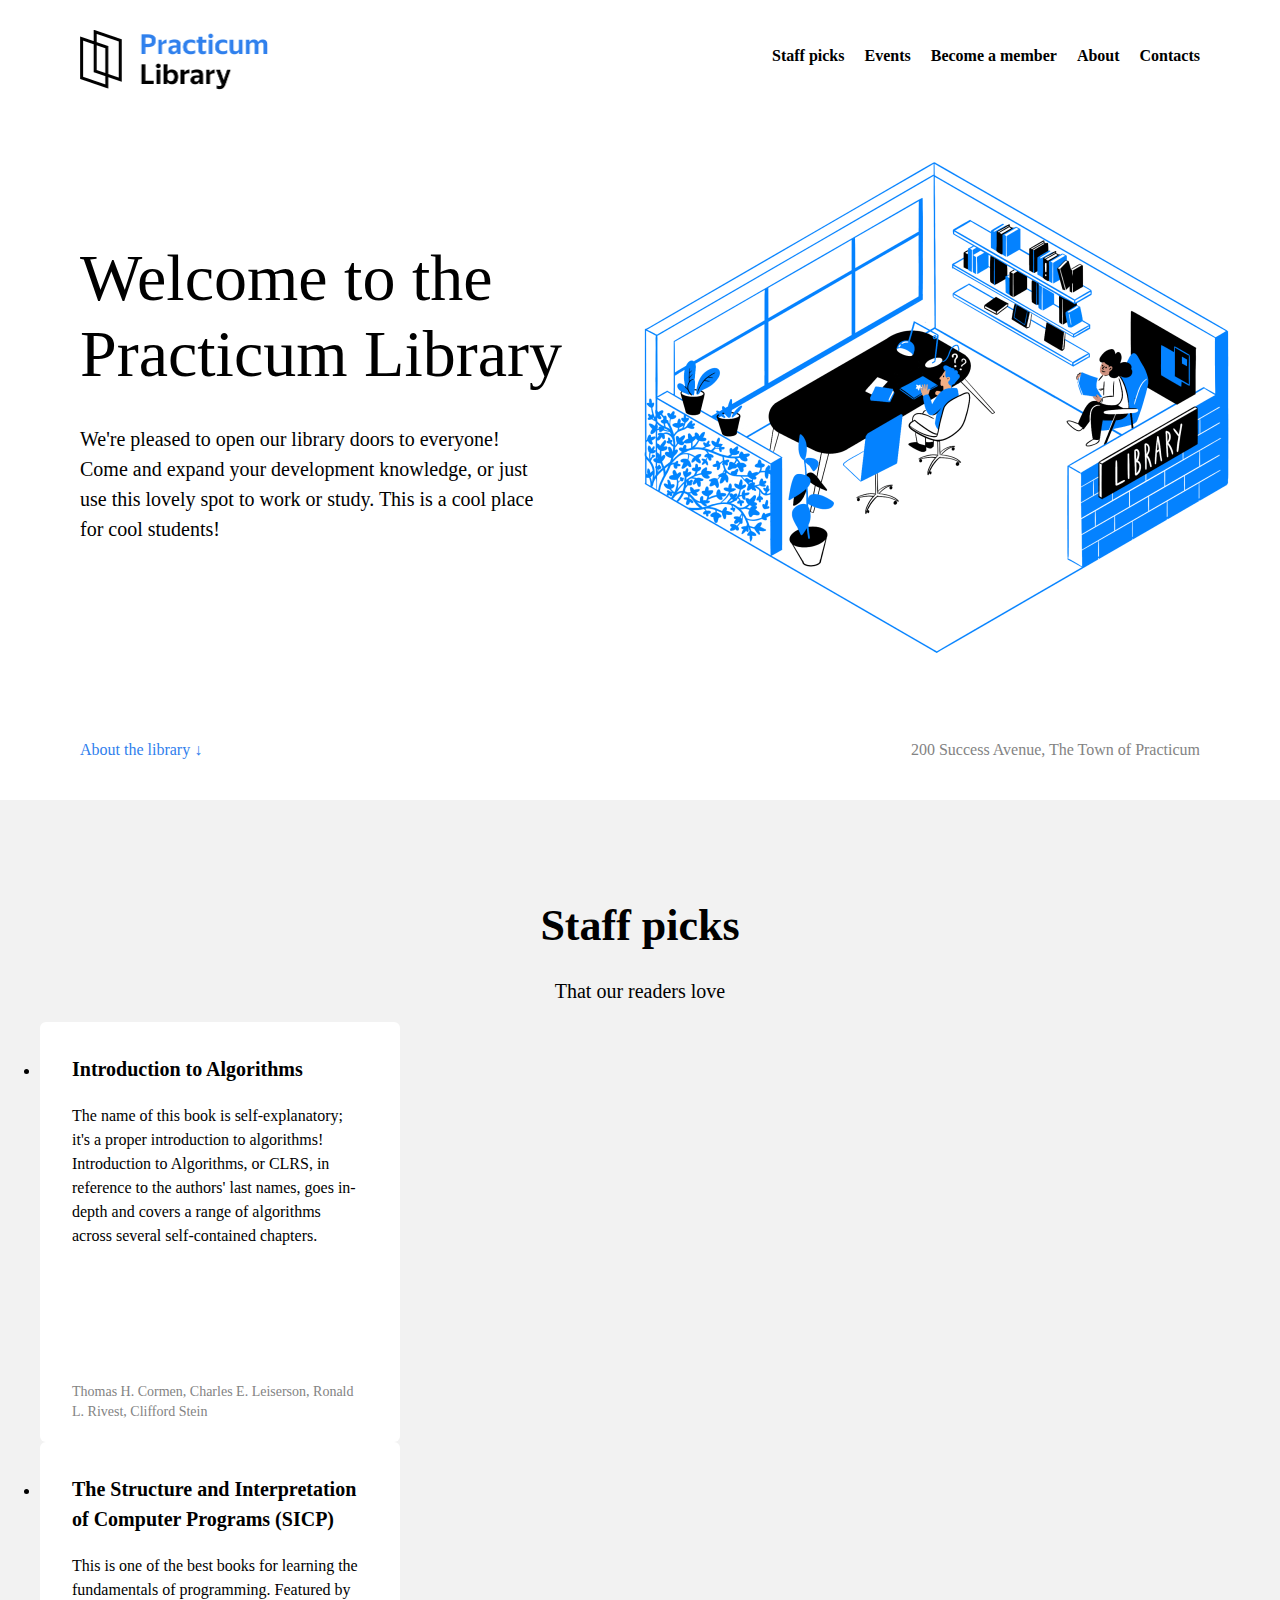
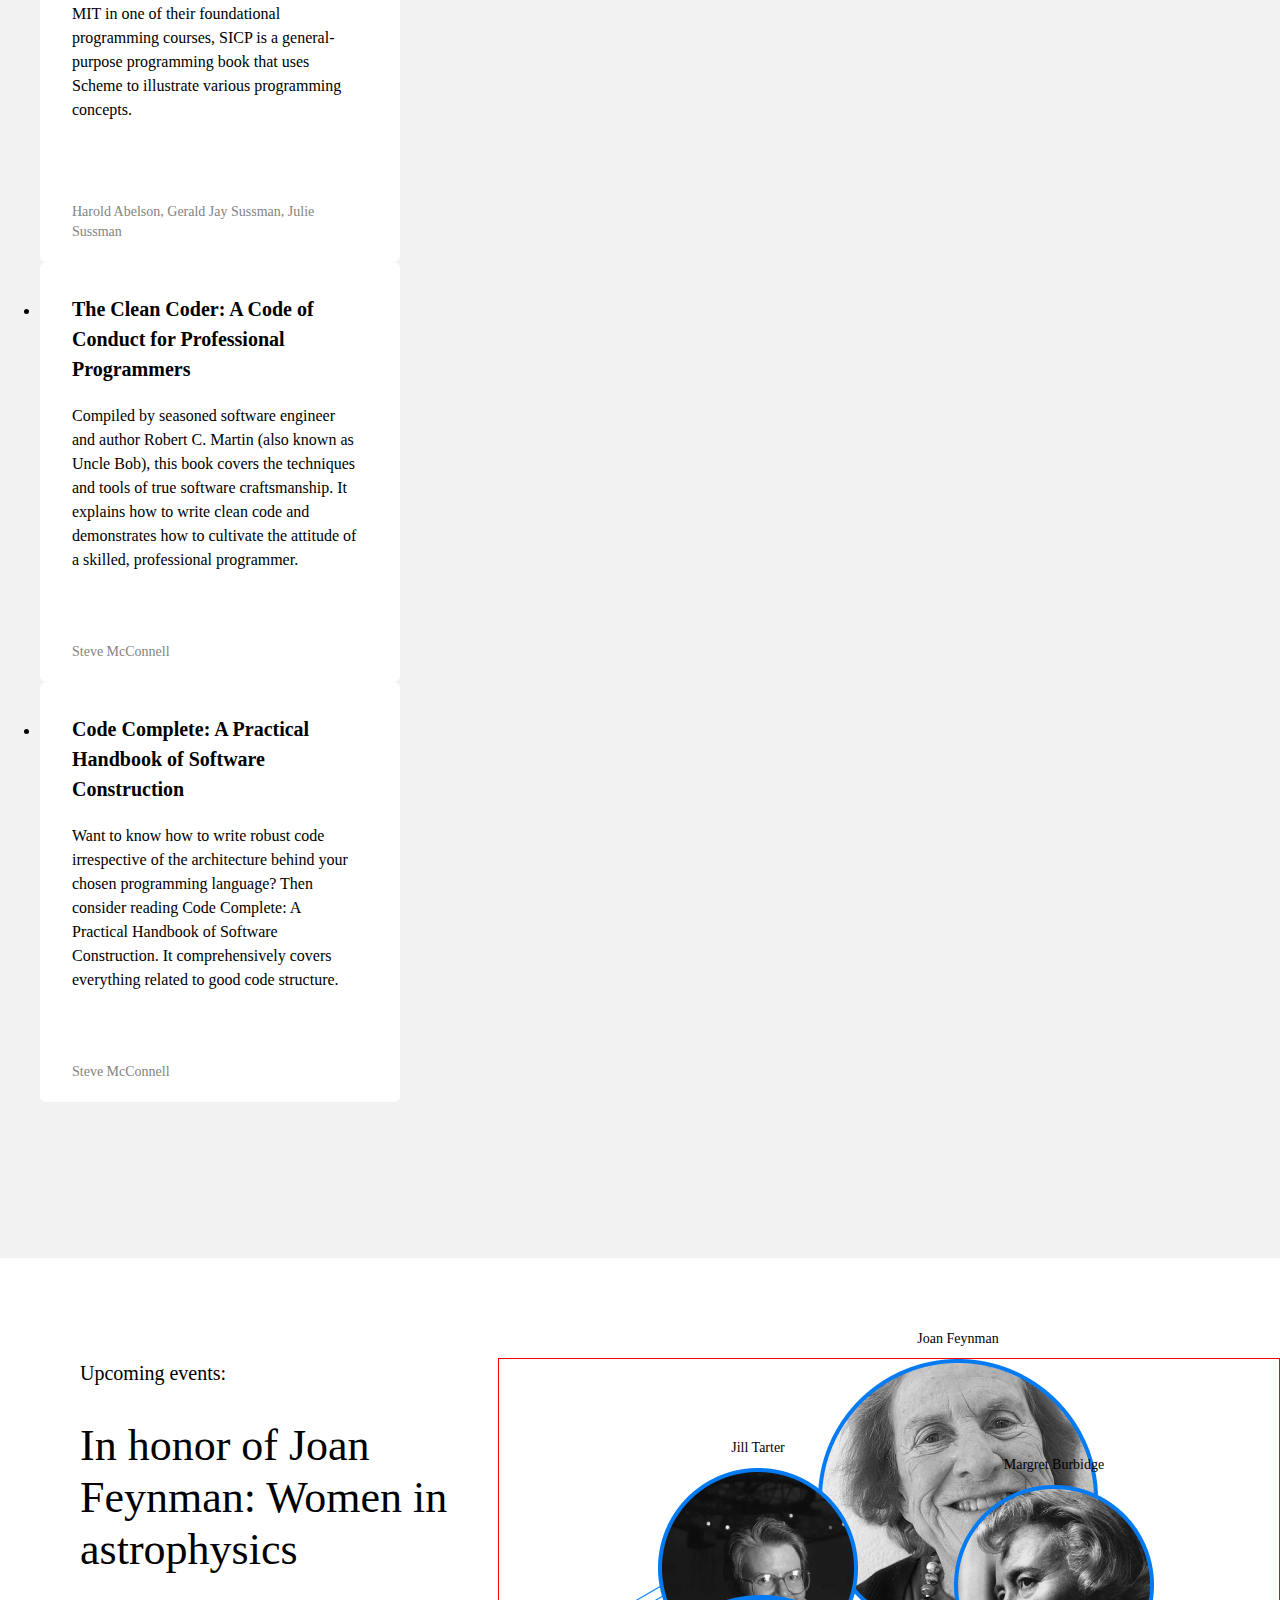
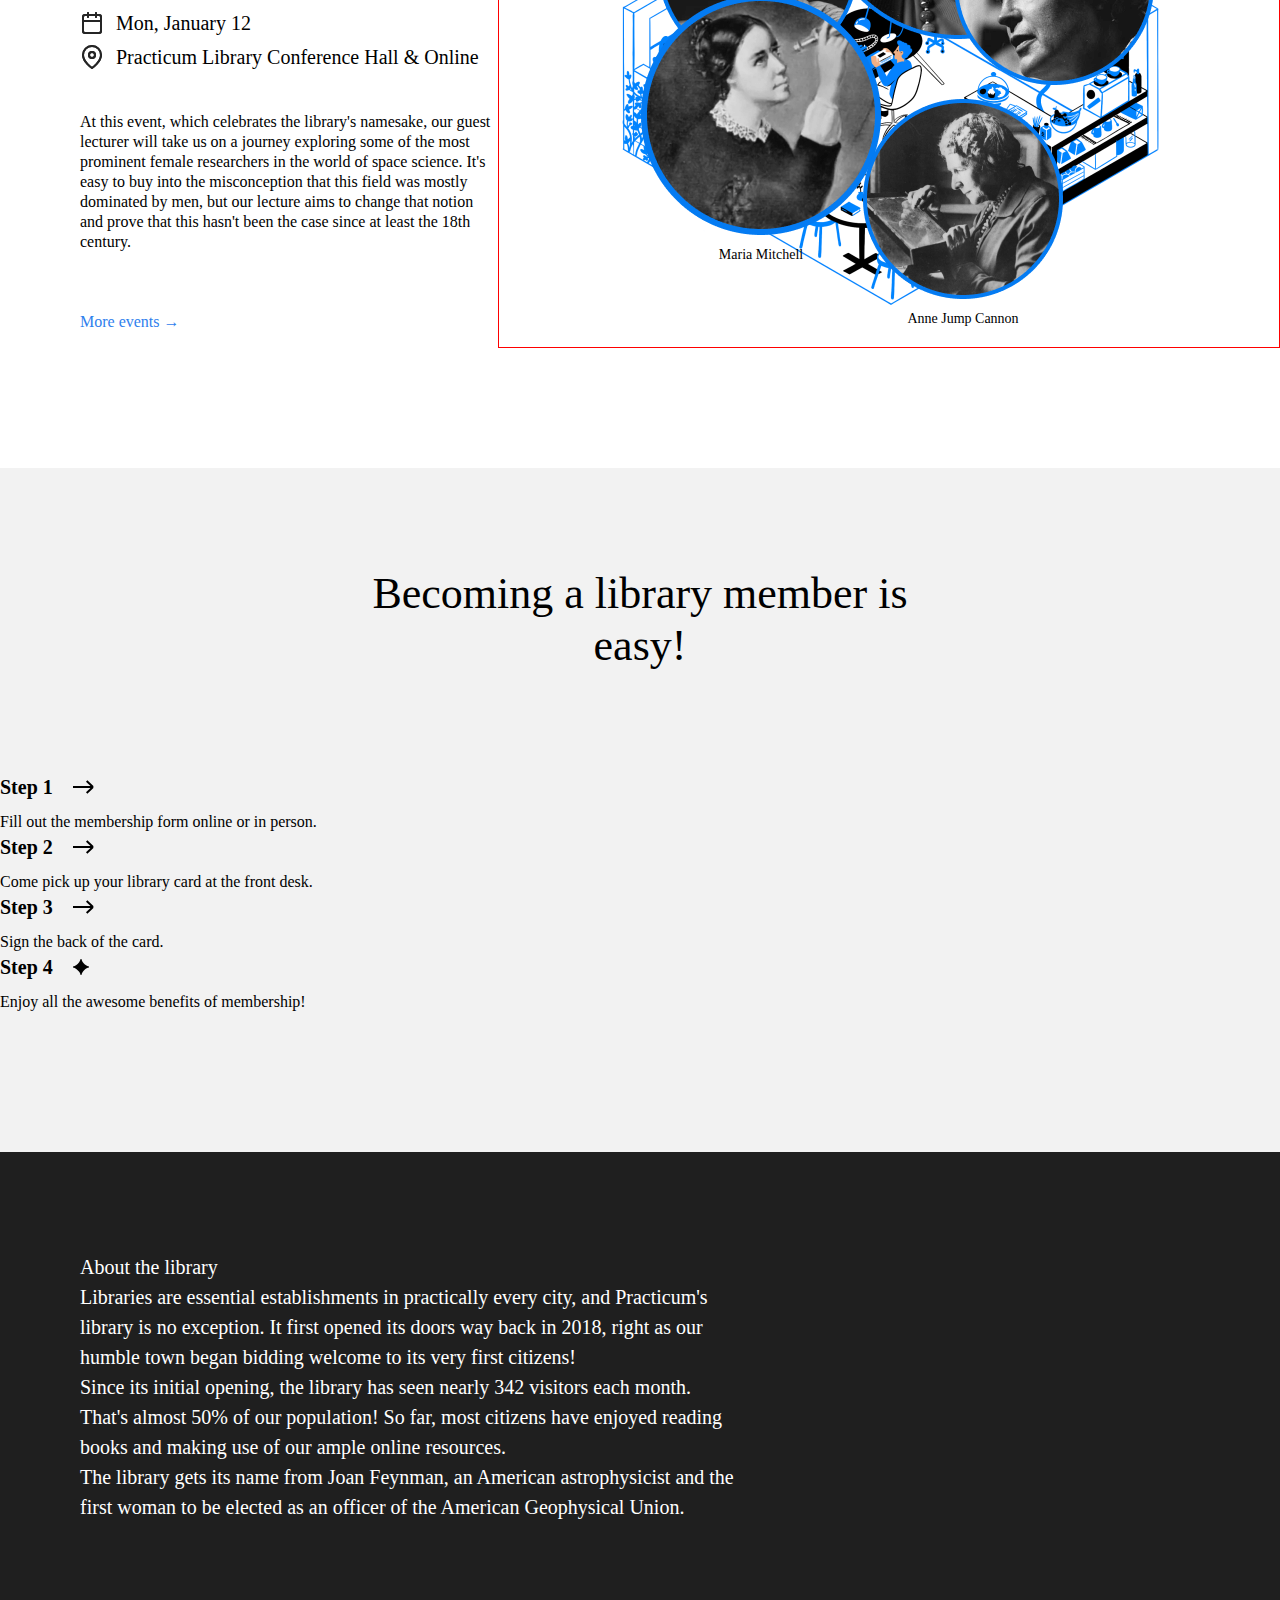
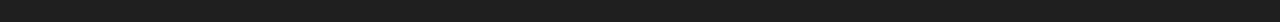
<file: index.html>
<!DOCTYPE html>
<html lang="en">

<head>
  <meta charset="UTF-8" />
  <meta name="viewport" content="width=device-width, initial-scale=1.0" />
  <title>Practicum Library</title>
  <link rel="stylesheet" href="./styles/normalize.css" />
  <!--/styles/normalize.css-->
  <link rel="stylesheet" href="./styles/style.css" />
</head>

<body>
  <div class="page">
    <!-- Wrap the entire page content in a new div with the page class. Remember to add the closing tag -->
    <header class="header">
      <section id="navigation" class="nav-title-header-block">
        <img src="./images/logo.png" alt="Practicum Library Logo" class="logo" />
        <div id="nav__link">
          <!-- Putting navigation links in a list is supposed to be the best practice of writing the semantic code since it allows screen readers to pause between each link instead of reading all the links as a sentence. -->
          <ul class="nav__links">
            <li>
              <a href="#staff" class="nav__link">Staff picks</a>
            </li>
            <li>
              <a href="#events" class="nav__link">Events</a>
            </li>
            <li>
              <a href="#membership" class="nav__link">Become a member</a>
            </li>
            <li>
              <a href="#about" class="nav__link">About</a>
            </li>
            <li>
              <a href="#contacts" class="nav__link">Contacts</a>
            </li>
            <!--<li>
                <a href="#footer" class="nav__link">Footer</a>
              </li> -->
          </ul>
        </div>
      </section>
      <h1 class="header__title">Welcome to the Practicum Library</h1>
      <p class="header__description">
        We're pleased to open our library doors to everyone! Come and expand
        your development knowledge, or just use this lovely spot to work or
        study. This is a cool place for cool students!
      </p>
      <img src="./images/inside_the_library.png" alt="Illustration 'Inside the library'" class="header__image" />
      <section class="header__footer">
        <a href="#about" class="header__link">About the library &darr;</a>
        <p class="header__address">
          200 Success Avenue, The Town of Practicum
        </p>
      </section>
    </header>

    <main class="content">
      <section id="staff" class="staff">
        <h2 class="staff__title">Staff picks</h2>
        <p class="staff__subtitle">That our readers love</p>
        <!-- The ul tag (unordered list) is used here as it is a collection of cards for which the order doesn't really matter. -->
        <ul>
          <li class="card">
            <section class="card__content">
              <h3 class="card__title">Introduction to Algorithms</h3>
              <p class="card__text">
                The name of this book is self-explanatory; it's a proper
                introduction to algorithms! Introduction to Algorithms, or
                CLRS, in reference to the authors' last names, goes in-depth
                and covers a range of algorithms across several self-contained
                chapters.
              </p>
              <p class="card__footer">
                Thomas H. Cormen, Charles E. Leiserson, Ronald L. Rivest,
                Clifford Stein
              </p>
            </section>
          </li>

          <li class="card">
            <section class="card__content">
              <h3 class="card__title">
                The Structure and Interpretation of Computer Programs (SICP)
              </h3>
              <p class="card__text">
                This is one of the best books for learning the fundamentals of
                programming. Featured by MIT in one of their foundational
                programming courses, SICP is a general-purpose programming
                book that uses Scheme to illustrate various programming
                concepts.
              </p>
              <p class="card__footer">
                Harold Abelson, Gerald Jay Sussman, Julie Sussman
              </p>
            </section>
          </li>

          <li class="card">
            <section class="card__content">
              <h3 class="card__title">
                The Clean Coder: A Code of Conduct for Professional
                Programmers
              </h3>
              <p class="card__text">
                Compiled by seasoned software engineer and author Robert C.
                Martin (also known as Uncle Bob), this book covers the
                techniques and tools of true software craftsmanship. It
                explains how to write clean code and demonstrates how to
                cultivate the attitude of a skilled, professional programmer.
              </p>
              <p class="card__footer">Steve McConnell</p>
            </section>
          </li>

          <li class="card">
            <section class="card__content">
              <h3 class="card__title">
                Code Complete: A Practical Handbook of Software Construction
              </h3>
              <p class="card__text">
                Want to know how to write robust code irrespective of the
                architecture behind your chosen programming language? Then
                consider reading Code Complete: A Practical Handbook of
                Software Construction. It comprehensively covers everything
                related to good code structure.
              </p>
              <p class="card__footer">Steve McConnell</p>
            </section>
          </li>
        </ul>
      </section>
      <section id="events" class="events">
        <div class="events__content">
          <h2 class="events__heading">Upcoming events:</h2>
          <h3 class="events__title">
            In honor of Joan Feynman: Women in astrophysics
          </h3>
          <div class="event-info events__info-section">
            <div class="event-info__item">
              <div class="event-info__icon event-info__icon_type_calendar"><img src="./images/icon_calendar.svg"
                  alt="icon calendar" class="event-info__icon" /></div>
              <p class="event-info__text">Mon, January 12</p>
            </div>
            <div class="event-info__item">
              <div class="event-info__icon event-info__icon_type_pin"><img src="./images/icon_pin.svg" alt="icon pin"
                  class="event-info__icon" /></div>
              <p class="event-info__text">
                Practicum Library Conference Hall & Online
              </p>
            </div>
          </div>
          <p class="events__description">
            At this event, which celebrates the library's namesake, our guest
            lecturer will take us on a journey exploring some of the most
            prominent female researchers in the world of space science. It's
            easy to buy into the misconception that this field was mostly
            dominated by men, but our lecture aims to change that notion and
            prove that this hasn't been the case since at least the 18th
            century.
          </p>
          <a href="#" class="events__more">More events &rarr;</a>
        </div>
        <!-- Start creating the composition here -->
        <div class="events__cover">
          <img class="events__image" src="./images/cafe.png" alt="Illustration of cafe" />
          <div class="person person_name_feynman">
            <p class=" person__caption">Joan Feynman </p>
            <img class="person__image person__image_l" src="./images/person_feynman.png" alt="Joan Feynman" />
          </div>
          <div class="person person_name_burbidge">
            <p class=" person__caption">Margret Burbidge </p>
            <img class="person__image person__image_m" src="./images/person_burbidge.png" alt="Margret Burbidge" />
          </div>
          <div class="person person_name_tarter">
            <p class=" person__caption">Jill Tarter </p>
            <img class="person__image person__image_m" src="./images/person_tarter.png" alt="Jill Tarter" />
          </div>
          <div class="person person_name_mitchell">
            <img class="person__image person__image_s" src="./images/person_mitchell.png" alt="Maria Mitchell" />
             <p class=" person__caption">Maria Mitchell </p>
          </div>
          <div class="person person_name_cannon">
            <img class="person__image person__image_s" src="./images/person_cannon.png" alt="Anne Jump Cannon" />
            <p class=" person__caption">Anne Jump Cannon </p>
          </div>
        </div>
      </section>
      <section id="membership" class="membership">
        <h2 class="membership__title">Becoming a library member is easy!</h2>
        <ul class="membership__steps">
          <li class="step">
            <h3 class="step__title">
              Step 1
              <img src="./images/icon_step_forward.svg" alt="icon forward" class="step__icon" />
            </h3>
            <p class="step__description">
              Fill out the membership form online or in person.
            </p>
          </li>
          <li class="step">
            <h3 class="step__title">
              Step 2
              <img src="./images/icon_step_forward.svg" alt="icon forward" class="step__icon" />
            </h3>
            <p class="step__description">
              Come pick up your library card at the front desk.
            </p>
          </li>
          <li class="step">
            <h3 class="step__title">
              Step 3
              <img src="./images/icon_step_forward.svg" alt="icon forward" class="step__icon" />
            </h3>
            <p class="step__description">Sign the back of the card.</p>
          </li>
          <li class="step">
            <h3 class="step__title">
              Step 4
              <img src="./images/icon_step_finish.svg" alt="icon finish" class="step__icon" />
            </h3>
            <p class="step__description">
              Enjoy all the awesome benefits of membership!
            </p>
          </li>
        </ul>
      </section>
      <section id="about" class="about">
        <h2 class="about__title">About the library</h2>
        <div class="about__content">
          <p class="about__paragraph">
            Libraries are essential establishments in practically every city,
            and Practicum's library is no exception. It first opened its doors
            way back in 2018, right as our humble town began bidding welcome
            to its very first citizens!
          </p>
          <p class="about__paragraph">
            Since its initial opening, the library has seen nearly 342
            visitors each month. That's almost 50% of our population! So far,
            most citizens have enjoyed reading books and making use of our
            ample online resources.
          </p>
          <p class="about__paragraph">
            The library gets its name from Joan Feynman, an American
            astrophysicist and the first woman to be elected as an officer of
            the American Geophysical Union.
          </p>
        </div>
        <!-- <div class="about__circle"></div> -->
      </section>
    </main>
    <footer class="footer" id="contact">
      <!-- The time to mark up the footer has come, you can do it 💪 -->
    </footer>
  </div>
</body>

</html>
</file>
<file: styles/style.css>
/* Add your class here */
.page {
  min-width: 1100px;
  max-width: 1600px;
  margin: 0 auto;
  font-family: "Arial," "Helvetica", "sans-serif";
  font-size: 16px;
  line-height: 20px;
  align-content: center;
  
}

.header {
  height: 100vh;
  min-height: 720px;
  max-height: 800px;
  padding-top: 30px;
  padding-left: 80px;
  padding-right: 80px;
  position: relative;
  box-sizing: border-box;
}

.nav-title-header-block {
  display: flex;
  align-items: center;
  justify-content: space-between;
}

.logo {
  height: 60px;
  width: 196px;
}

.nav__links {
  list-style: none;
  padding-left: 0;
  margin-top: 8px;
  margin-bottom: 0 px;
  display: flex;
  align-items: center;
  column-gap: 20px;
}

.nav__link {
  color: #000000;
  text-decoration: none;
  font-weight: bold;
}

.hover:hover{
  flex: automatically;
  color: #1f69c9;
}

/* Add the hover state styles for .nav__link here */

.header__title {
  max-width: 544px;
  font-size: 66px;
  line-height: 76px;
  font-weight: 500;
  margin: 150px 0 0;
}

.header__description {
  max-width: 465px;
  font-size: 20px;
  line-height: 30px;
  margin: 32px 0 0;
}

.header__image {
  /* Write styles here */
  position: absolute;
  top: 135px;
  right: 20px;
  max-width: 636px;
  z-index: 1;
}

.header__footer {
  position: absolute;
  left: 0;
  bottom: 40px;
  width: 100%;
  display: flex;
  align-items: center;
  padding: 40px 80px 0;
  justify-content: space-between;
  box-sizing: border-box;
}

.header__link {
  color: #2f80ed;
  text-decoration: none;
}

/* Add the hover state styles for .header__link here */

.footer__link_hover{
  background-color: #c1c1c1;
}


.header__address {
  margin: 0;
  color: #838383;
}

.staff {
  padding-top: 100px;
  padding-bottom: 140px;
  background-color: #f2f2f2;
}

.staff__title {
  text-align: center;
  font-size: 44px;
  line-height: 52px;
  margin: 0 0 24px;
}

.staff__subtitle {
  text-align: center;
  font-size: 20px;
  line-height: 30px;
  font-weight: 400;
  margin: 24px 0 0;
}

/* Add the CSS rule for your new class here. Make sure to place it before .card: parents should precede their children */

.card {
  width: 360px;
  height: 420px;
  background-color: #ffffff;
  border-radius: 6px;
  padding: 32px 40px 20px 32px;
  box-sizing: border-box;
}

.card__content {
  width: 100%;
  height: 100%;
  display: flex;
  flex-direction: column;
}

.card__title {
  font-size: 20px;
  line-height: 30px;
  font-weight: 700;
  margin: 0;
}

.card__text {
  margin: 20px 0 0;
  font-size: 16px;
  line-height: 24px;
  color: ;
}

.card__footer {
  margin: 0;
  font-size: 14px;
  line-height: 20px;
  color: #838383;
  /* Auto margins applied on a flex item automatically extend specified margin to occupy the extra space in the flex container */
  /* In our case, this pushes the element down to the bottom */
  margin-top: auto;
}

.events {
  padding: 100px 0 120px 80px;
  display: flex;
  align-items: start;
  justify-content: space-between;
  box-sizing: border-box;
}

.events__content {
  flex-basis: 580px;
}

.events__heading {
  font-size: 20px;
  font-weight: 500;
  line-height: 30px;
  margin: 0;
}

.events__title {
  font-size: 44px;
  font-weight: 500;
  line-height: 52px;
  margin: 32px 0;
}

.events__info-section {
  margin-top: 32px;
}

.event-info__item {
  display: flex;
  align-items: center;
  margin-bottom: 4px;
  font-weight: 500;
}

.event-info__icon {
  background-repeat: no-repeat;
  background-position: center;
  margin-right: 12px;
  height: 24px;
  width: 24px;
}

.event-info__icon_type_calendar {
  background-image: url(/images/icon_calendar.svg);
}

.event-info__icon_type_pin {
  background-image: url(/images/icon_pin.svg);
}

.event-info__text {
  font-size: 20px;
  font-weight: 500;
  line-height: 30px;
  margin: 0;
}

.events__description {
  margin: 40px 0 60px;
}

.events__more {
  margin-top: 60px;
  color: #2f80ed;
  text-decoration: none;
}

/* Add the hover state styles for .events__more here */

.events__cover {
  flex-grow: 1;
  flex-shrink: 0;
  flex-basis: 780px;
  max-width: 780px;
  position: relative;
  border: 1px solid red;
}

.events__image {
  max-width: 100%;
}

.person {
  position: absolute;
  display: flex;
  align-items: center;
  flex-direction: column;
  gap: 10px;
}

.person_name_feynman {
  /* Use correct values of top/right/bottom/left properties to position the element */
 top: -30px;
 left:319px;
}

.person_name_burbidge {
  /* Use correct values of top/right/bottom/left properties to position the element */
  top: 96px;
  right: 125px;
}

.person_name_cannon {
  /* Use correct values of top/right/bottom/left properties to position the element */
  bottom: 18px;
  right: 216px;
}

.person_name_mitchell {
  /* Use correct values of top/right/bottom/left properties to position the element */
  bottom: 82px;
  left: 142px;
}

.person_name_tarter {
  /* Use correct values of top/right/bottom/left properties to position the element */
  top: 79px;
  left: 159px
}

.person__image {
  max-width: 100%;
}

.person__image_size_l {
  width: 140px;
}

.person__image_size_m {
  width: 100px;
}

.person__image_size_s {
  width: 80px;
}

.person__caption {
  text-align: center;
  font-size: 14px;
  margin: 0;
}

.membership {
  padding-top: 100px;
  padding-bottom: 140px;
  background-color: #f2f2f2;
}

.membership__title {
  max-width: 574px;
  margin: 0 auto;
  text-align: center;
  font-size: 44px;
  font-weight: 500;
  line-height: 52px;
}

.membership__steps {
  list-style-type: none;
  padding: 0;
  margin: 100px 0 0;
  /* Add styles */
}

.step {
  /* Add styles */
}

.step__title {
  margin: 0;
  font-size: 20px;
  line-height: 30px;
  font-weight: 700;
  display: flex;
  align-items: center;
}

.step__icon {
  margin-left: 20px;
}

.step__description {
  margin: 10px 0 0;
}

.about {
  padding: 100px 80px;
  background-color: #1f1f1f;
  color: #fff;
  overflow: hidden;
  position: relative;
  box-sizing: border-box;
}

.about__title {
  margin: 0;
  max-width: 154px;
  font-size: 20px;
  line-height: 30px;
  font-weight: 500;
  z-index: 1;
}

.about__content {
  font-size: 20px;
  line-height: 30px;
  font-weight: 400;
  max-width: 660px;
}

.about__paragraph {
  margin: 0;
}

.about__circle {
  background-color: #2f80ed;
  width: 495px;
  height: 495px;
  border-radius: 50%;
}

.footer {
  box-sizing: border-box;
  background-color: #1f1f1f;
}

.footer__columns {
}

.footer__column_content_hours {
}

.footer__column_content_social {
}

.footer__logo {
}

.footer__list {
  /* The code below removes the default browser styles for lists */
  list-style-type: none;
  padding: 0;
  margin: 0;
}

.footer__list-item {
}

.footer__column-heading {
}

.footer__column-link {
  color: white;
  font-size: 16px;
  line-height: 20px;
  text-decoration: none;
}

.footer__social-icon {
}

.footer__copyright {
}
</file>
